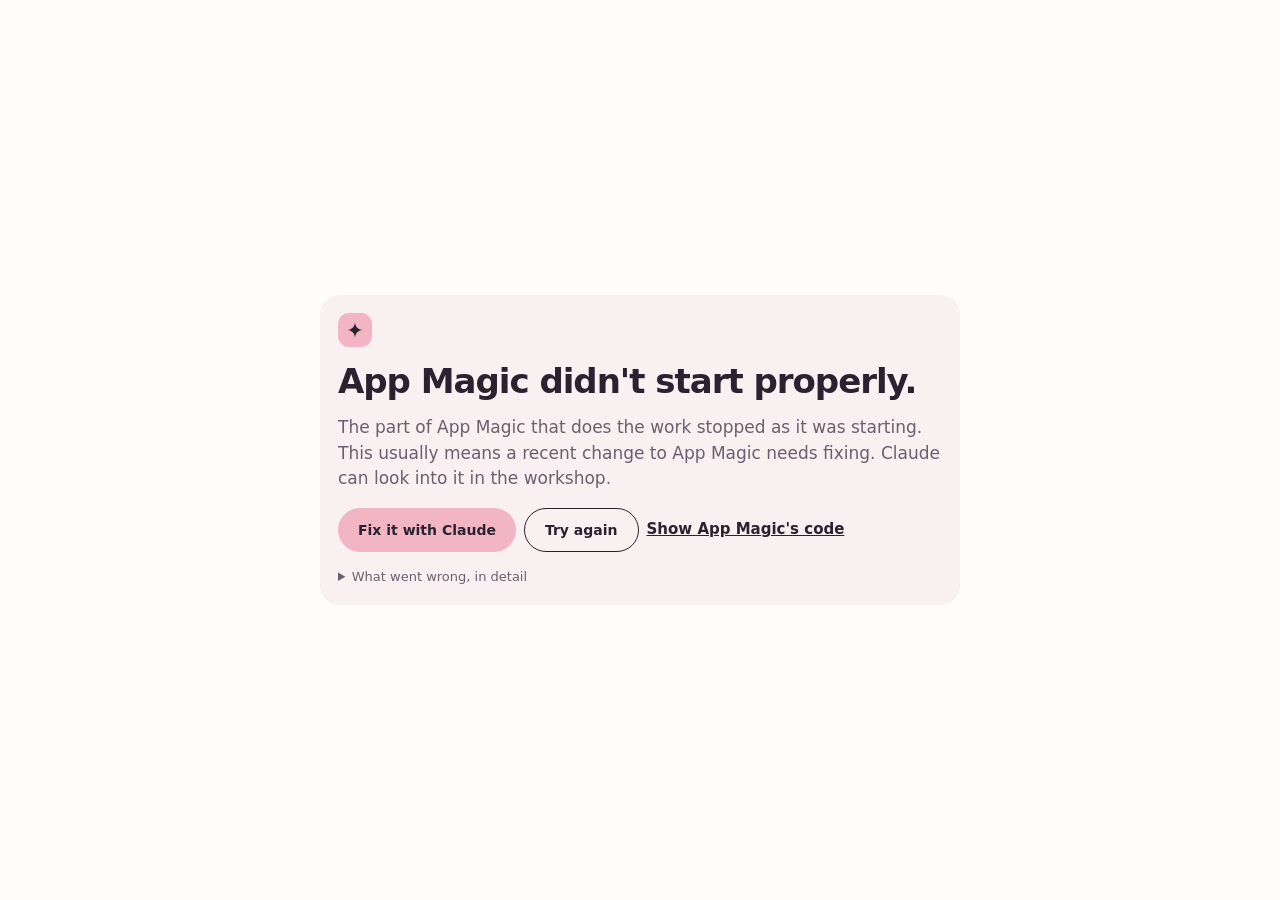
<file: app/ui/broken.html>
<!doctype html>
<html lang="en">
<head><meta charset="utf-8"><title>App Magic</title><link rel="stylesheet" href="app.css">
<style>
body{align-items:center;justify-content:center;padding:40px;overflow:auto}
.card{width:min(640px,92vw);display:flex;flex-direction:column;gap:16px}
.card h1{font-size:34px}.card p{font-size:17px;line-height:1.5;color:var(--sub)}
pre{max-height:220px;overflow:auto;padding:12px 14px;border-radius:14px;background:var(--panel);font:12px/1.45 ui-monospace,Menlo,monospace;white-space:pre-wrap;margin:0}
</style></head>
<body>
<div class="card">
  <span class="mark big"><svg width="18" height="18" viewBox="0 0 24 24" aria-hidden="true"><path d="M12 2C12.8 8 16 11.2 22 12C16 12.8 12.8 16 12 22C11.2 16 8 12.8 2 12C8 11.2 11.2 8 12 2Z"/></svg></span>
  <h1>App Magic didn't start properly.</h1>
  <p>The part of App Magic that does the work stopped as it was starting. This usually means a recent change to App Magic needs fixing. Claude can look into it in the workshop.</p>
  <div class="actions"><button class="btn accent" id="fix">Fix it with Claude</button><button class="btn outline" id="retry">Try again</button><button class="link" id="show">Show App Magic's code</button></div>
  <p id="note" class="note" hidden>The workshop opened in its own window. When Claude has fixed it, press Try again.</p>
  <details><summary class="note">What went wrong, in detail</summary><pre id="log"></pre></details>
</div>
<script>
const post = (cmd) => window.webkit && window.webkit.messageHandlers.magic.postMessage({ cmd });
document.getElementById('log').textContent = new URLSearchParams(location.search).get('log') || '(nothing was written to the log)';
document.getElementById('fix').onclick = () => { post('fixService'); document.getElementById('note').hidden = false; };
document.getElementById('retry').onclick = () => post('retryService');
document.getElementById('show').onclick = () => post('openSource');
</script>
</body>
</html>
</file>
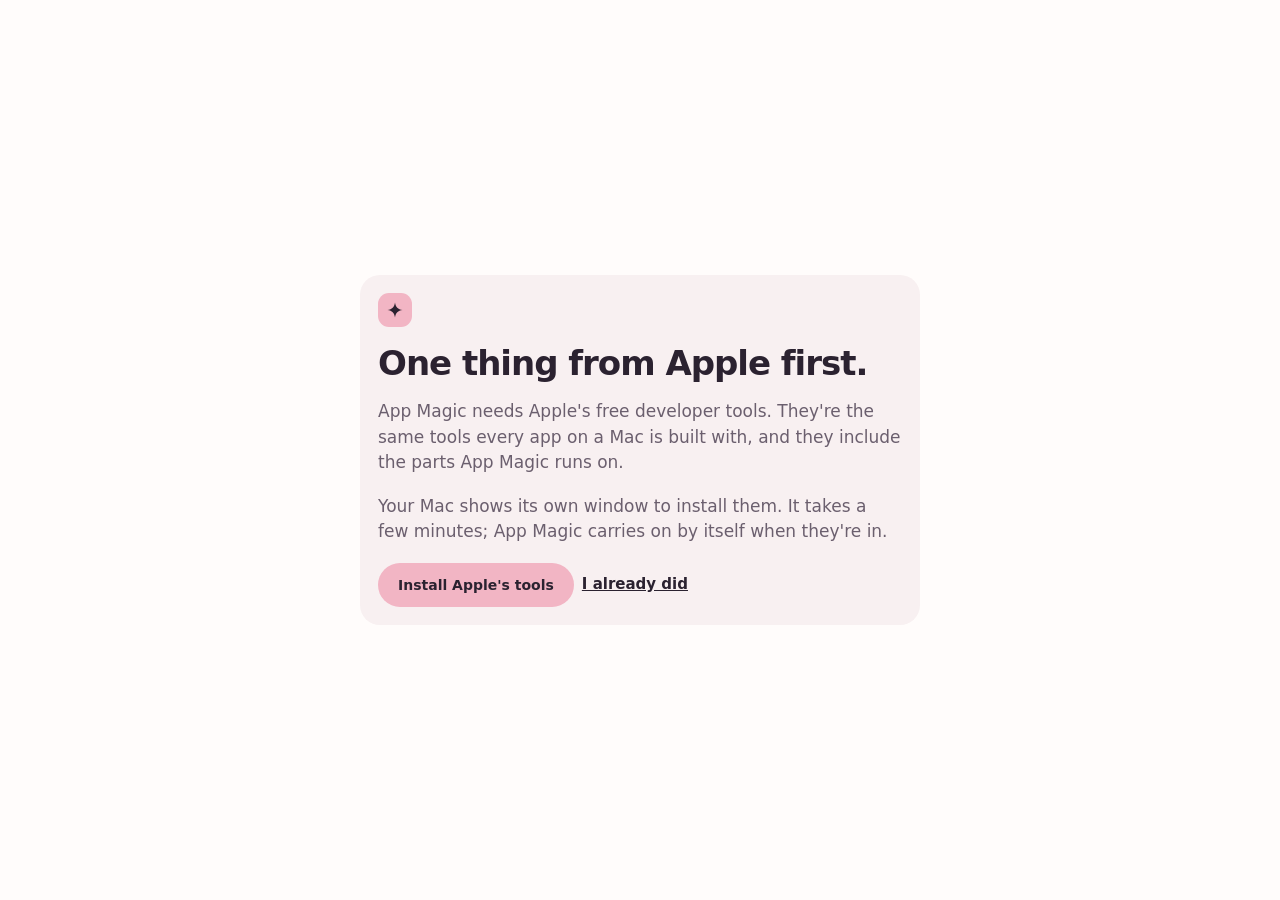
<file: app/ui/setup-tools.html>
<!doctype html>
<html lang="en">
<head><meta charset="utf-8"><title>App Magic</title><link rel="stylesheet" href="app.css">
<style>
body{align-items:center;justify-content:center;padding:40px;overflow:auto}
.card{width:min(560px,92vw);display:flex;flex-direction:column;gap:18px}
.card h1{font-size:34px}.card p{font-size:17px;line-height:1.5;color:var(--sub)}
.wait{display:flex;align-items:center;gap:10px;font-size:15px}
</style></head>
<body>
<div class="card">
  <span class="mark big"><svg width="18" height="18" viewBox="0 0 24 24" aria-hidden="true"><path d="M12 2C12.8 8 16 11.2 22 12C16 12.8 12.8 16 12 22C11.2 16 8 12.8 2 12C8 11.2 11.2 8 12 2Z"/></svg></span>
  <h1>One thing from Apple first.</h1>
  <p>App Magic needs Apple's free developer tools. They're the same tools every app on a Mac is built with, and they include the parts App Magic runs on.</p>
  <p>Your Mac shows its own window to install them. It takes a few minutes; App Magic carries on by itself when they're in.</p>
  <div class="actions"><button class="btn accent" id="go">Install Apple's tools</button><button class="link" id="check">I already did</button></div>
  <div class="wait" id="wait" hidden><span class="pulse" style="width:10px;height:10px;border-radius:999px;background:#c2416b;display:inline-block"></span><span id="wait-text">Waiting for Apple's installer to finish…</span></div>
</div>
<script>
const post = (cmd) => window.webkit && window.webkit.messageHandlers.magic.postMessage({ cmd });
document.getElementById('go').onclick = () => { post('installTools'); document.getElementById('wait').hidden = false; document.getElementById('go').disabled = true; };
document.getElementById('check').onclick = () => post('toolsCheck');
window.toolsMissing = () => { document.getElementById('wait').hidden = false; document.getElementById('wait-text').textContent = "They aren't in yet. Press Install, or wait for Apple's installer to finish."; };
window.toolsReady = () => { document.getElementById('wait-text').textContent = 'Done. Opening App Magic…'; };
</script>
</body>
</html>
</file>
<file: app/ui/app.css>
/* App Magic, Blush. One accent, one ink, soft panels. Keep additions in these tokens. */
:root{
  --ground:#fffcfb; --ink:#2b2230; --sub:#6b5f6e; --line:#efe4e7; --line2:#e6d6db; --panel:#f8f0f1; --track:#e6d6db;
  --bar:#5a4a60; --accent:#f2b5c4; --dash:#c9b6bd; --shadow:0 18px 50px rgba(43,34,48,.16); --soft-shadow:0 6px 20px rgba(43,34,48,.10);
  --font: Figtree, -apple-system, "SF Pro Text", "Helvetica Neue", system-ui, sans-serif;
}
*{box-sizing:border-box}
[hidden]{display:none !important}
html,body{height:100%}
body{margin:0;background:var(--ground);color:var(--ink);font:15px/1.45 var(--font);display:flex;flex-direction:column;overflow:hidden;-webkit-font-smoothing:antialiased}
button,input,textarea{font:inherit;color:inherit}
button{cursor:pointer}
h1{margin:0;font-size:32px;line-height:1.06;font-weight:600;letter-spacing:-.03em}
h2{margin:0;font-size:19px;font-weight:600;letter-spacing:-.02em}
h3{margin:0;font-size:17px;font-weight:600;letter-spacing:-.01em}
p{margin:0}
.hide{position:absolute;width:1px;height:1px;overflow:hidden;clip-path:inset(50%)}
.label{font-size:12px;font-weight:600;letter-spacing:.08em;text-transform:uppercase;color:var(--sub)}
.sub{color:var(--sub);margin-top:6px}
.grow{flex:1}
.link{background:none;border:0;padding:8px 0;font-weight:600;text-decoration:underline;color:var(--ink);min-height:36px}

/* top bar */
.topbar{display:flex;align-items:center;justify-content:space-between;gap:16px;padding:10px 22px;border-bottom:1px solid var(--line);flex:0 0 auto}
.brand{display:flex;align-items:center;gap:10px;background:none;border:0;font-size:16px;font-weight:600;padding:0}
.mark{width:28px;height:28px;border-radius:9px;background:var(--accent);display:flex;align-items:center;justify-content:center}
.mark svg{fill:var(--ink)}
.mark.big{width:34px;height:34px;border-radius:11px;flex:0 0 auto}
.topbar nav{display:flex;gap:2px}
.topbar nav button{background:none;border:0;padding:8px 13px;border-radius:999px;font-size:14px}
.topbar nav button.on{background:var(--panel);font-weight:600}
.right{display:flex;align-items:center;gap:8px}
.pill{display:flex;align-items:center;gap:7px;padding:7px 13px;border-radius:999px;background:var(--panel);border:0;font-size:13px;font-weight:600}
.pill .dot{width:8px;height:8px;border-radius:999px;background:var(--bar)}
.pill.needs{background:var(--ink);color:#fff}.pill.needs .dot{background:#fff}
.pill-outline{padding:6px 14px;border-radius:999px;border:1.5px solid var(--ink);background:none;font-size:13px;font-weight:600}

main{flex:1;min-height:0;display:flex}
.view{display:none;flex:1;min-width:0;min-height:0}
.view.on{display:flex}
.view.pad{flex-direction:column;gap:16px;padding:24px 28px 18px;overflow:auto}
.head{display:flex;align-items:flex-end;justify-content:space-between;gap:20px}
.actions{display:flex;align-items:center;gap:8px;flex-wrap:wrap}
.actions.end{justify-content:flex-end;margin-top:6px}
.foot,.note,.hint{font-size:13px;color:var(--sub)}
.btn{min-height:44px;padding:0 20px;border-radius:999px;border:0;font-weight:600;font-size:14px}
.btn.accent{background:var(--accent)}
.btn.dark{background:var(--ink);color:#fff}
.btn.outline{background:none;border:1.5px solid var(--ink)}
.btn:disabled{opacity:.5;cursor:default}
.round{flex:0 0 auto;width:44px;height:44px;border-radius:999px;border:0;display:flex;align-items:center;justify-content:center}
.round.accent{background:var(--accent)}.round.soft{background:var(--panel);width:40px;height:40px}.round.dark{background:var(--ink);color:#fff}

/* home */
#view-home{flex-direction:row}
.chat{flex:1;min-width:0;display:flex;flex-direction:column;gap:10px;padding:16px 24px 14px}
.thread{flex:1;min-height:0;overflow:auto;display:flex;flex-direction:column;gap:12px;padding-right:4px}
.thread > :first-child{margin-top:auto}
.msg{max-width:min(560px,84%);padding:12px 16px;border-radius:20px;font-size:16px;line-height:1.42;white-space:normal;overflow-wrap:anywhere}
.msg p + p,.msg ul,.msg ol{margin-top:8px}
.msg ul,.msg ol{padding-left:20px;margin-bottom:0}
.msg code{font:13px ui-monospace,Menlo,monospace;background:rgba(43,34,48,.07);padding:1px 5px;border-radius:5px}
.msg pre{margin:8px 0 0;padding:10px 12px;border-radius:12px;background:rgba(43,34,48,.07);overflow:auto;font:12.5px/1.45 ui-monospace,Menlo,monospace}
.msg.magic{align-self:flex-start;background:var(--panel);border-radius:20px 20px 20px 6px}
.msg.you{align-self:flex-end;background:var(--accent);border-radius:20px 20px 6px 20px}
.msg.first{font-size:22px;line-height:1.25;font-weight:600;letter-spacing:-.02em;max-width:440px}
.msg.error{align-self:flex-start;background:var(--ink);color:#fff;border-radius:20px 20px 20px 6px;font-size:14px}
.msg.card{align-self:flex-start;background:var(--panel);border-radius:22px 22px 22px 6px;width:min(600px,90%);max-width:none;padding:16px 18px}
.msg.card h4{margin:0 0 6px;font-size:20px;font-weight:600;letter-spacing:-.02em}
.msg.card ol{list-style:none;padding:0;margin:8px 0 0}
.msg.card li{display:flex;gap:14px;padding:8px 0;border-bottom:1px solid var(--line2);font-size:15px}
.msg.card li:last-child{border-bottom:0}
.msg.card li b{color:var(--sub);font-weight:600;flex:0 0 14px}
.choices{display:flex;flex-wrap:wrap;gap:8px;margin-top:12px}
.choices button,.quick button{min-height:44px;padding:0 16px;border-radius:999px;border:1.5px solid var(--ink);background:none;font-weight:600;font-size:14px}
.choices button:first-child,.quick button.lead{background:var(--ink);color:#fff}
.msg.design{align-self:flex-start;padding:0;background:none;width:min(440px,90%);max-width:none}
.design-open{display:flex;align-items:center;gap:14px;width:100%;padding:12px 14px 12px 12px;border:0;border-radius:22px 22px 22px 6px;background:var(--panel);text-align:left;cursor:pointer}
.design-open:hover{background:var(--track)}
.design-open .canvas{flex:0 0 auto;width:64px;height:48px;border-radius:10px;background:#fff;border:1px solid var(--line);display:grid;grid-template-columns:1fr 1fr 1fr;gap:4px;padding:6px}
.design-open .canvas i{border-radius:3px;background:var(--accent)}.design-open .canvas i:nth-child(2){background:var(--track)}
.design-open b{display:block;font-size:16px;font-weight:600}.design-open small{font-size:13px;color:var(--sub)}
.design-open .go{margin-left:auto;padding:9px 16px;border-radius:999px;background:var(--ink);color:#fff;font-size:14px;font-weight:600}
.step{align-self:flex-start;font-size:13px;color:var(--sub);padding:0 4px}
.doing{font-size:13px;color:var(--ink);display:flex;align-items:center;gap:8px;padding:8px 12px;border-radius:999px;background:var(--panel);align-self:flex-start;max-width:100%}
.doing::before{content:"";flex:0 0 auto;width:8px;height:8px;border-radius:999px;background:#c2416b;animation:pulse 1.2s ease-in-out infinite}
.doing .now{font-weight:600;overflow:hidden;text-overflow:ellipsis;white-space:nowrap;min-width:0}
.doing .clock{color:var(--sub);font-variant-numeric:tabular-nums;white-space:nowrap}
@keyframes pulse{50%{opacity:.25}}
/* steps Claude took, folded to the last three; the newest pulses while a turn runs */
.steps{align-self:flex-start;max-width:min(560px,84%);padding:0 4px;font-size:13px;color:var(--sub)}
.steps ol{list-style:none;margin:0;padding:0}
.steps li{display:flex;gap:8px;align-items:baseline;padding:2px 0;overflow-wrap:anywhere}
.steps li::before{content:"✓";flex:0 0 12px;color:var(--dash);font-weight:700}
.steps li.now{color:var(--ink)}
.steps li.now::before{content:"";flex:0 0 8px;width:8px;height:8px;margin:0 2px;border-radius:999px;background:#c2416b;align-self:center;animation:pulse 1.2s ease-in-out infinite}
.steps:not(.open) li:nth-last-child(n+4){display:none}
.steps .more{background:none;border:0;padding:2px 0 4px 20px;font-size:12.5px;color:var(--sub);text-decoration:underline;min-height:0}
.bgnote{align-self:flex-start;font-size:13px;color:var(--sub);padding:0 4px}
.bgnote.started::before{content:"◦ "}.bgnote.done::before{content:"✓ "}.bgnote.failed::before{content:"✕ "}
.bgnote.done{color:var(--ink)}
/* helpers and commands still running, in view until they finish */
.bg{border:1.5px solid var(--line2);border-radius:18px;padding:10px 14px;background:#fff}
.bg .head b{font-size:13px}.bg .head small{display:block;font-size:12.5px;color:var(--sub)}
.bg ul{list-style:none;margin:6px 0 0;padding:0}
.bg li{display:flex;align-items:center;gap:10px;padding:5px 0;border-top:1px solid var(--line)}
.bg li:first-child{border-top:0}
.bg .bdot{flex:0 0 auto;width:8px;height:8px;border-radius:999px;background:var(--bar);animation:pulse 1.6s ease-in-out infinite}
.bg .what{flex:1;min-width:0}.bg .what b{display:block;font-size:13.5px;font-weight:600;overflow:hidden;text-overflow:ellipsis;white-space:nowrap}
.bg .what small{display:block;font-size:12.5px;color:var(--sub);overflow:hidden;text-overflow:ellipsis;white-space:nowrap}
.bg .clock{font-size:12.5px;color:var(--sub);font-variant-numeric:tabular-nums}
/* the words still arriving end in a blinking caret */
.msg.streaming > :last-child::after{content:"";display:inline-block;width:2px;height:1.05em;margin-left:2px;vertical-align:-2px;background:var(--ink);animation:pulse .9s steps(1) infinite}
/* Home in the top bar shows work is going on while another page is open */
.topbar nav button.working::after{content:"";display:inline-block;width:6px;height:6px;margin-left:6px;vertical-align:2px;border-radius:999px;background:#c2416b;animation:pulse 1.2s ease-in-out infinite}
@media (prefers-reduced-motion: reduce){.doing::before,.steps li.now::before,.bg .bdot,.msg.streaming > :last-child::after,.topbar nav button.working::after{animation:none}}
.quick{display:flex;flex-wrap:wrap;gap:8px}
.composer{display:flex;align-items:center;gap:8px;padding:5px 5px 5px 8px;border-radius:26px;border:1.5px solid var(--ink);background:#fff}
.composer.wide{padding-left:20px;border-radius:999px}
.composer textarea,.composer input{flex:1;min-width:0;min-height:44px;border:0;outline:0;background:transparent;font-size:16px;resize:none;padding:11px 4px;max-height:150px}
.composer:focus-within{box-shadow:0 0 0 3px rgba(242,181,196,.7)}
.drawer{flex:0 0 268px;background:var(--panel);padding:18px;display:flex;flex-direction:column;gap:8px;overflow:auto}
.rows .row{display:flex;justify-content:space-between;gap:10px;padding:8px 0;border-bottom:1px solid var(--line2);font-size:14px}
.rows .row:last-child{border-bottom:0}
.rows .row b{font-weight:600}.rows .row span{color:var(--sub);text-align:right}
.carry{display:flex;flex-direction:column;gap:8px}
.carry button{display:flex;align-items:center;gap:10px;padding:8px;border-radius:14px;background:#fff;border:0;text-align:left}
.carry .thumb{width:40px;height:40px;border-radius:10px;background:var(--track);flex:0 0 auto}
.carry b{display:block;font-size:14px}.carry small{font-size:12px;color:var(--sub)}

/* apps */
.table .tr{display:flex;align-items:center;gap:16px;padding:11px 0;border-bottom:1px solid var(--line);font-size:14px}
.table .th{padding:0 0 8px;font-size:12px;font-weight:600;letter-spacing:.08em;text-transform:uppercase;color:var(--sub)}
.table .c1{flex:1 1 0;min-width:0;display:flex;align-items:center;gap:12px}
.table .c1 b{font-size:16px}.table .c1 small{display:-webkit-box;-webkit-line-clamp:2;-webkit-box-orient:vertical;overflow:hidden;color:var(--sub);font-size:13px;line-height:1.35;max-width:560px}
.table .c2{flex:0 0 150px}.table .c3{flex:0 0 150px;color:var(--sub)}.table .c4{flex:0 0 150px}.table .c5{flex:0 0 250px;display:flex;gap:6px;justify-content:flex-end}
.thumb{width:44px;height:44px;border-radius:10px;background:var(--panel);flex:0 0 auto}
.chip{display:inline-block;padding:2px 10px;border-radius:999px;font-size:12px;font-weight:600;background:var(--track)}
.chip.dark{background:var(--ink);color:#fff}.chip.accent{background:var(--accent)}.chip.line{background:none;border:1px solid var(--ink)}
.mini{min-height:36px;padding:0 13px;border-radius:999px;border:1.5px solid var(--ink);background:none;font-size:13px;font-weight:600}
.empty{padding:36px 0;text-align:center;color:var(--sub)}
.bring{display:flex;flex-direction:column;gap:12px;padding:16px;border-radius:22px;border:1.5px solid var(--ink)}
.bring-grid{display:grid;grid-template-columns:repeat(2,minmax(0,1fr));gap:12px}
.card{padding:18px;border-radius:20px;background:var(--panel);display:flex;flex-direction:column;gap:8px;align-items:flex-start}
.card p{font-size:14px;color:var(--sub)}
.field{display:flex;gap:8px;align-self:stretch;padding:4px 4px 4px 16px;border-radius:999px;background:#fff;border:1.5px solid var(--ink)}
.field input{flex:1;min-width:0;border:0;outline:0;background:none;min-height:40px}
.field .btn{min-height:40px}
.found .pick{display:flex;align-items:center;gap:14px;min-height:56px;padding:6px 0;border-bottom:1px solid var(--line);cursor:pointer}
.found .pick input{width:22px;height:22px;accent-color:var(--ink);flex:0 0 auto}
.found .pick b{font-size:16px;display:block}.found .pick small{color:var(--sub);font-size:13px}
.found .pick .when{margin-left:auto;font-size:13px;color:var(--sub);white-space:nowrap}
.found .bar{display:flex;align-items:center;justify-content:space-between;gap:12px;padding-top:12px}

/* the search, shown as it happens */
.scan{display:flex;flex-direction:column;gap:10px}
.scan-head{display:flex;align-items:center;gap:12px}
.scan-head b{font-size:19px;letter-spacing:-.02em;flex:1}
.pulse{width:10px;height:10px;border-radius:999px;background:#c2416b;animation:pulse 1.2s ease-in-out infinite;flex:0 0 auto}
.scan.done .pulse{animation:none;background:var(--bar)}
.scan-path{font:13px/1.4 ui-monospace,"SF Mono",Menlo,monospace;color:var(--sub);white-space:nowrap;overflow:hidden;text-overflow:ellipsis;direction:rtl;text-align:left;min-height:18px}
.scan-steps{display:flex;gap:8px;flex-wrap:wrap;font-size:13px;font-weight:600}
.scan-steps span{padding:6px 12px;border-radius:999px;background:var(--panel);color:var(--sub)}
.scan-steps span.now{background:var(--ink);color:#fff}.scan-steps span.was{background:var(--track);color:var(--ink)}
.scan-list{max-height:46vh;overflow:auto;border-top:1px solid var(--line);border-bottom:1px solid var(--line)}
.srow{display:flex;align-items:center;gap:14px;padding:9px 4px;border-bottom:1px solid var(--line);min-height:54px}
.srow:last-child{border-bottom:0}
.srow input{width:22px;height:22px;accent-color:var(--ink);flex:0 0 auto}
.srow .sdot{width:10px;height:10px;border-radius:999px;border:2px solid var(--dash);flex:0 0 auto;margin:0 6px}
.srow.reading .sdot{border-color:#c2416b;background:#c2416b;animation:pulse 1s ease-in-out infinite}
.srow.read .sdot{border-color:var(--bar)}.srow.judged .sdot{border-color:var(--bar);background:var(--bar)}
.srow .smain{flex:1;min-width:0}
.srow b{font-size:16px}.srow .where{font:12px ui-monospace,"SF Mono",Menlo,monospace;color:var(--sub);margin-left:8px}
.srow small{display:block;font-size:13px;color:var(--sub);white-space:nowrap;overflow:hidden;text-overflow:ellipsis}
.srow small.what{color:var(--ink);font-size:14px}
.srow small.sum{white-space:normal;line-height:1.4;margin:2px 0}
.srow .where{display:inline-block}
.srow input.nm{width:auto;height:auto;font:600 16px var(--font);color:var(--ink);background:none;border:0;border-bottom:1.5px dashed var(--dash);padding:0 2px 1px;outline:0;max-width:60%}
.srow input.nm:focus{border-bottom:1.5px solid var(--ink);background:#fff}
.overview{font-size:16px;line-height:1.45;padding:14px 16px;border-radius:16px;background:var(--panel)}
.srow .chip{flex:0 0 auto}.srow .chip.guess{background:none;border:1px dashed var(--sub);color:var(--sub)}
.srow.found{opacity:.6}
.scan h4{margin:10px 0 0;font-size:15px;font-weight:600}
.scan details summary{cursor:pointer;font-weight:600;padding:10px 0;font-size:15px}
.scan .bar{display:flex;align-items:center;justify-content:space-between;gap:12px;padding-top:6px}

.pic{flex:0 0 auto;width:112px;height:72px;border-radius:10px;background:var(--panel);border:1px solid var(--line);overflow:hidden;display:flex;align-items:center;justify-content:center;font-size:26px;font-weight:600;color:var(--sub)}
.pic img{width:100%;height:100%;object-fit:cover;object-position:top left;cursor:zoom-in;display:block}
.pic.icon img{width:52px;height:52px;object-fit:contain}
.table .pic{width:84px;height:54px;font-size:20px}.table .pic.icon img{width:40px;height:40px}
.overlay.zoom{align-items:center;padding:4vh;cursor:zoom-out}
.overlay.zoom figure{margin:0;max-width:92vw;display:flex;flex-direction:column;gap:10px;align-items:center}
.overlay.zoom img{max-width:92vw;max-height:80vh;border-radius:16px;box-shadow:var(--shadow);background:#fff}
.overlay.zoom figcaption{padding:8px 16px;border-radius:999px;background:var(--ground);font-size:14px;font-weight:600}

/* problems */
.msg.error .choices button{border-color:#fff;color:#fff;background:transparent}
.msg.error .choices button:first-child{background:#fff;color:var(--ink)}
.problem{position:fixed;right:18px;top:64px;z-index:35;width:min(460px,92vw);padding:14px 16px;border-radius:18px;background:var(--ink);color:#fff;box-shadow:var(--shadow);display:flex;flex-direction:column;gap:10px}
.problem b{display:block;font-size:15px}.problem small{display:block;font-size:12px;color:#d8cbd5;margin-top:3px;max-height:34px;overflow:hidden}
.problem .link{color:#fff}.problem .btn{min-height:40px}
footer.bottom .actions{gap:16px}

/* first run */
.overlay.setup{background:rgba(255,252,251,.86);backdrop-filter:blur(6px);-webkit-backdrop-filter:blur(6px);align-items:center;padding-top:0}
.setup-card{width:min(620px,94vw);padding:24px 28px 28px;gap:18px}
.setup-head{display:flex;align-items:center;gap:14px}
.setup-steps{flex:1;display:flex;gap:16px;margin:0;padding:0;list-style:none;font-size:14px;color:var(--sub)}
.setup-steps li.now{color:var(--ink);font-weight:700}.setup-steps li.was{color:var(--ink)}
.setup-body{display:flex;flex-direction:column;gap:16px}
.setup-body h2{font-size:32px;line-height:1.06;letter-spacing:-.03em}
.setup-body .lead{font-size:17px;color:var(--sub);line-height:1.45}
.setup-body ul.checks{list-style:none;margin:0;padding:0;display:flex;flex-direction:column;gap:2px}
.setup-body ul.checks li{display:flex;flex-direction:column;gap:2px;padding:12px 14px 12px 44px;border-radius:14px;background:var(--panel);position:relative}
.setup-body ul.checks li::before{content:"";position:absolute;left:14px;top:14px;width:16px;height:16px;border-radius:999px;border:2px solid var(--dash)}
.setup-body ul.checks li.ok::before{background:var(--ink);border-color:var(--ink)}
.setup-body ul.checks li span{font-size:13px;color:var(--sub)}
.setup-body ul.plain{margin:0;padding-left:20px;display:flex;flex-direction:column;gap:8px;font-size:16px;line-height:1.45}
.setup-log{font:12.5px/1.4 ui-monospace,"SF Mono",Menlo,monospace;color:var(--sub);padding:10px 12px;border-radius:12px;background:var(--panel);white-space:nowrap;overflow:hidden;text-overflow:ellipsis}
.dev-card{padding:16px 18px;border-radius:20px;background:var(--panel);display:flex;flex-direction:column;gap:10px}
.dev-card.off{opacity:.75}.dev-card>p{font-size:15px;line-height:1.4;color:var(--sub)}
.dev-top{display:flex;align-items:center;justify-content:space-between;gap:10px}.dev-top b{font-size:19px}
.dev-card .actions{margin:0}.dev-card .note{margin:0}
.setup-body .dev-card ul.checks li{background:var(--ground)}
.dev-do{display:flex;flex-wrap:wrap;gap:14px;margin-top:4px}.dev-do .link{padding:0;min-height:0;font-size:13px}
.plan-card{padding:18px 20px;border-radius:20px;background:var(--panel);display:flex;flex-direction:column;gap:10px}
.plan-top{display:flex;align-items:center;justify-content:space-between}.plan-top b{font-size:20px}
.plan-price{display:flex;align-items:baseline;gap:10px}.plan-price b{font-size:44px;letter-spacing:-.04em}.plan-price span{color:var(--sub)}
.pill-outline.dark{background:var(--ink);color:#fff;border-color:var(--ink)}
button.tile{border:0;text-align:left;font:inherit;color:inherit;cursor:pointer}
button.tile:hover{outline:2px solid var(--ink)}

/* capabilities */
.tiles{display:grid;grid-template-columns:repeat(3,minmax(0,1fr));gap:10px}
.tile{min-height:118px;padding:14px 16px;border-radius:18px;background:var(--panel);display:flex;flex-direction:column;justify-content:space-between;gap:10px}
.tile b{display:block;font-size:17px;line-height:1.15}.tile small{font-size:13px;color:var(--sub)}
.tile .st{font-size:14px;font-weight:600}
.tile.on{background:var(--accent)}.tile.on small{color:var(--ink)}
.tile.needs-you{background:var(--ink);color:#fff}.tile.needs-you small{color:#fff}
.selfcheck{display:flex;align-items:center;justify-content:space-between;gap:16px;padding:16px 18px;border-radius:18px;border:1px solid var(--line);margin-top:auto}
.selfcheck p{font-size:13px;color:var(--sub);margin-top:2px}

/* accounts */
.accts{display:grid;grid-template-columns:repeat(2,minmax(0,1fr));gap:12px}
.acct{padding:16px;border-radius:20px;background:var(--panel);display:flex;flex-direction:column;gap:10px}
.acct.needs{background:var(--ink);color:#fff}
.acct .top{display:flex;align-items:center;justify-content:space-between;gap:10px}
.acct .top b{font-size:17px}
.meter{height:10px;border-radius:999px;background:var(--track);overflow:hidden}
.meter i{display:block;height:10px;border-radius:999px;background:var(--bar)}
.acct .bot{display:flex;justify-content:space-between;gap:10px;font-size:13px}
.acct .bot span:last-child{color:var(--sub)}.acct.needs .bot span:last-child{color:#fff}
.acct .win{font-size:12px;color:var(--sub);display:flex;justify-content:space-between}

/* design: a pop-up sheet over the chat */
.overlay.sheet{align-items:stretch;padding:3vh 3vw}
.design-sheet{flex:1;min-width:0;display:flex;flex-direction:column;background:var(--ground);border-radius:24px;box-shadow:var(--shadow);overflow:hidden}
.design-bar .actions{display:flex;gap:8px}
.design-bar{display:flex;align-items:center;justify-content:space-between;gap:16px;padding:8px 22px;border-bottom:1px solid var(--line)}
.design-title{display:flex;align-items:baseline;gap:10px}.design-title span{font-size:13px;color:var(--sub)}
.design-bar .btn{min-height:36px;padding:0 14px;font-size:13px}
.browser-slot{flex:1;min-height:0;background:var(--panel);display:flex;align-items:center;justify-content:center}
.signin-help{display:flex;align-items:center;justify-content:space-between;gap:16px;padding:12px 22px;background:#fbe6ec;border-bottom:1px solid var(--line)}
.signin-help[hidden]{display:none}
.signin-text{display:flex;flex-direction:column;gap:4px;font-size:13px;line-height:1.45;max-width:760px}
.signin-text strong{font-size:14px}
.signin-help .actions{display:flex;gap:8px;flex-shrink:0}
.signin-help .btn{min-height:36px;padding:0 14px;font-size:13px}
.browser-empty{display:flex;flex-direction:column;align-items:center;gap:12px;color:var(--sub);text-align:center;padding:24px}
.browser-empty a.btn{display:inline-flex;align-items:center;text-decoration:none;color:var(--ink)}
.design-foot{display:flex;align-items:center;gap:14px;padding:10px 22px;border-top:1px solid var(--line)}
.design-last{flex:0 1 320px;font-size:13px;line-height:1.35;max-height:44px;overflow:hidden}
.design-foot .composer{flex:1;border-radius:999px;padding-left:20px}

footer.bottom{flex:0 0 auto;display:flex;align-items:center;justify-content:space-between;gap:16px;padding:6px 22px;border-top:1px solid var(--line);font-size:13px}

/* overlays */
.overlay{position:fixed;inset:0;background:rgba(43,34,48,.22);display:flex;align-items:flex-start;justify-content:center;padding-top:9vh;z-index:20}
.overlay[hidden]{display:none}
.ask-card{width:min(640px,92vw);padding:10px;border-radius:24px;background:var(--ground);box-shadow:var(--shadow);display:flex;flex-direction:column;gap:6px}
.ask-row{display:flex;align-items:center;gap:12px;padding:4px 8px 10px;border-bottom:1px solid var(--line)}
.ask-row input{flex:1;min-width:0;min-height:44px;border:0;outline:0;background:none;font-size:21px;font-weight:600;letter-spacing:-.01em}
.ask-about{align-self:flex-start;margin:0 6px;padding:3px 10px;border-radius:999px;background:var(--accent);font-size:12px;font-weight:600}
.ask-about:empty{display:none}
.ask-answer{padding:14px 16px;border-radius:16px;background:var(--panel);font-size:16px;line-height:1.45;max-height:46vh;overflow:auto}
.ask-rows button{display:flex;align-items:center;justify-content:space-between;width:100%;min-height:44px;padding:0 12px;border:0;border-radius:12px;background:none;font-size:15px;font-weight:600;text-align:left}
.ask-rows button:first-child,.ask-rows button:hover{background:var(--accent)}
.ask-rows button small{font-weight:400;font-size:13px}
.ask-foot{padding:8px 12px 4px;border-top:1px solid var(--line);font-size:12px;color:var(--sub)}
.modal{width:min(560px,92vw);padding:24px;border-radius:24px;background:var(--ground);box-shadow:var(--shadow);display:flex;flex-direction:column;gap:12px;max-height:82vh;overflow:auto}
.modal.wide{width:min(680px,94vw)}
.modal h2{font-size:24px;line-height:1.1}
.modal textarea{border:1.5px solid var(--ink);border-radius:16px;padding:12px 14px;outline:0;font-size:16px;resize:vertical;background:#fff}
.checks .check{display:flex;gap:14px;padding:13px 0;border-bottom:1px solid var(--line)}
.checks .check:last-child{border-bottom:0}
.checks .mk{flex:0 0 26px;height:26px;border-radius:999px;display:flex;align-items:center;justify-content:center;font-size:13px;font-weight:700;background:var(--track)}
.checks .pass .mk{background:var(--accent)}.checks .fail .mk{background:var(--ink);color:#fff}
.checks b{display:block;font-size:16px}.checks p{font-size:14px;color:var(--sub)}
.checks ul{margin:6px 0 0;padding-left:18px;font-size:13px;color:var(--sub)}
.checks .fix{font-size:13px;margin-top:6px;color:var(--ink)}
.toasts{position:fixed;right:18px;bottom:44px;display:flex;flex-direction:column;gap:8px;z-index:30}
.toast{padding:12px 16px;border-radius:16px;background:var(--ground);box-shadow:var(--soft-shadow);border:1px solid var(--line);font-size:14px;max-width:340px}
.dropzone{position:fixed;inset:10px;border:3px dashed var(--ink);border-radius:24px;background:rgba(255,252,251,.92);display:flex;align-items:center;justify-content:center;font-size:24px;font-weight:600;letter-spacing:-.02em;z-index:40;text-align:center;padding:40px}
.dropzone[hidden]{display:none}
button:focus-visible,input:focus-visible,textarea:focus-visible,a:focus-visible{outline:3px solid rgba(43,34,48,.55);outline-offset:2px}
.composer textarea:focus-visible,.composer input:focus-visible,.field input:focus-visible,.ask-row input:focus-visible{outline:0}
@media (max-width:820px){.drawer{display:none}.tiles,.accts,.bring-grid{grid-template-columns:1fr}.table .c3,.table .c2{display:none}.topbar nav button{padding:8px 9px}}
</file>
